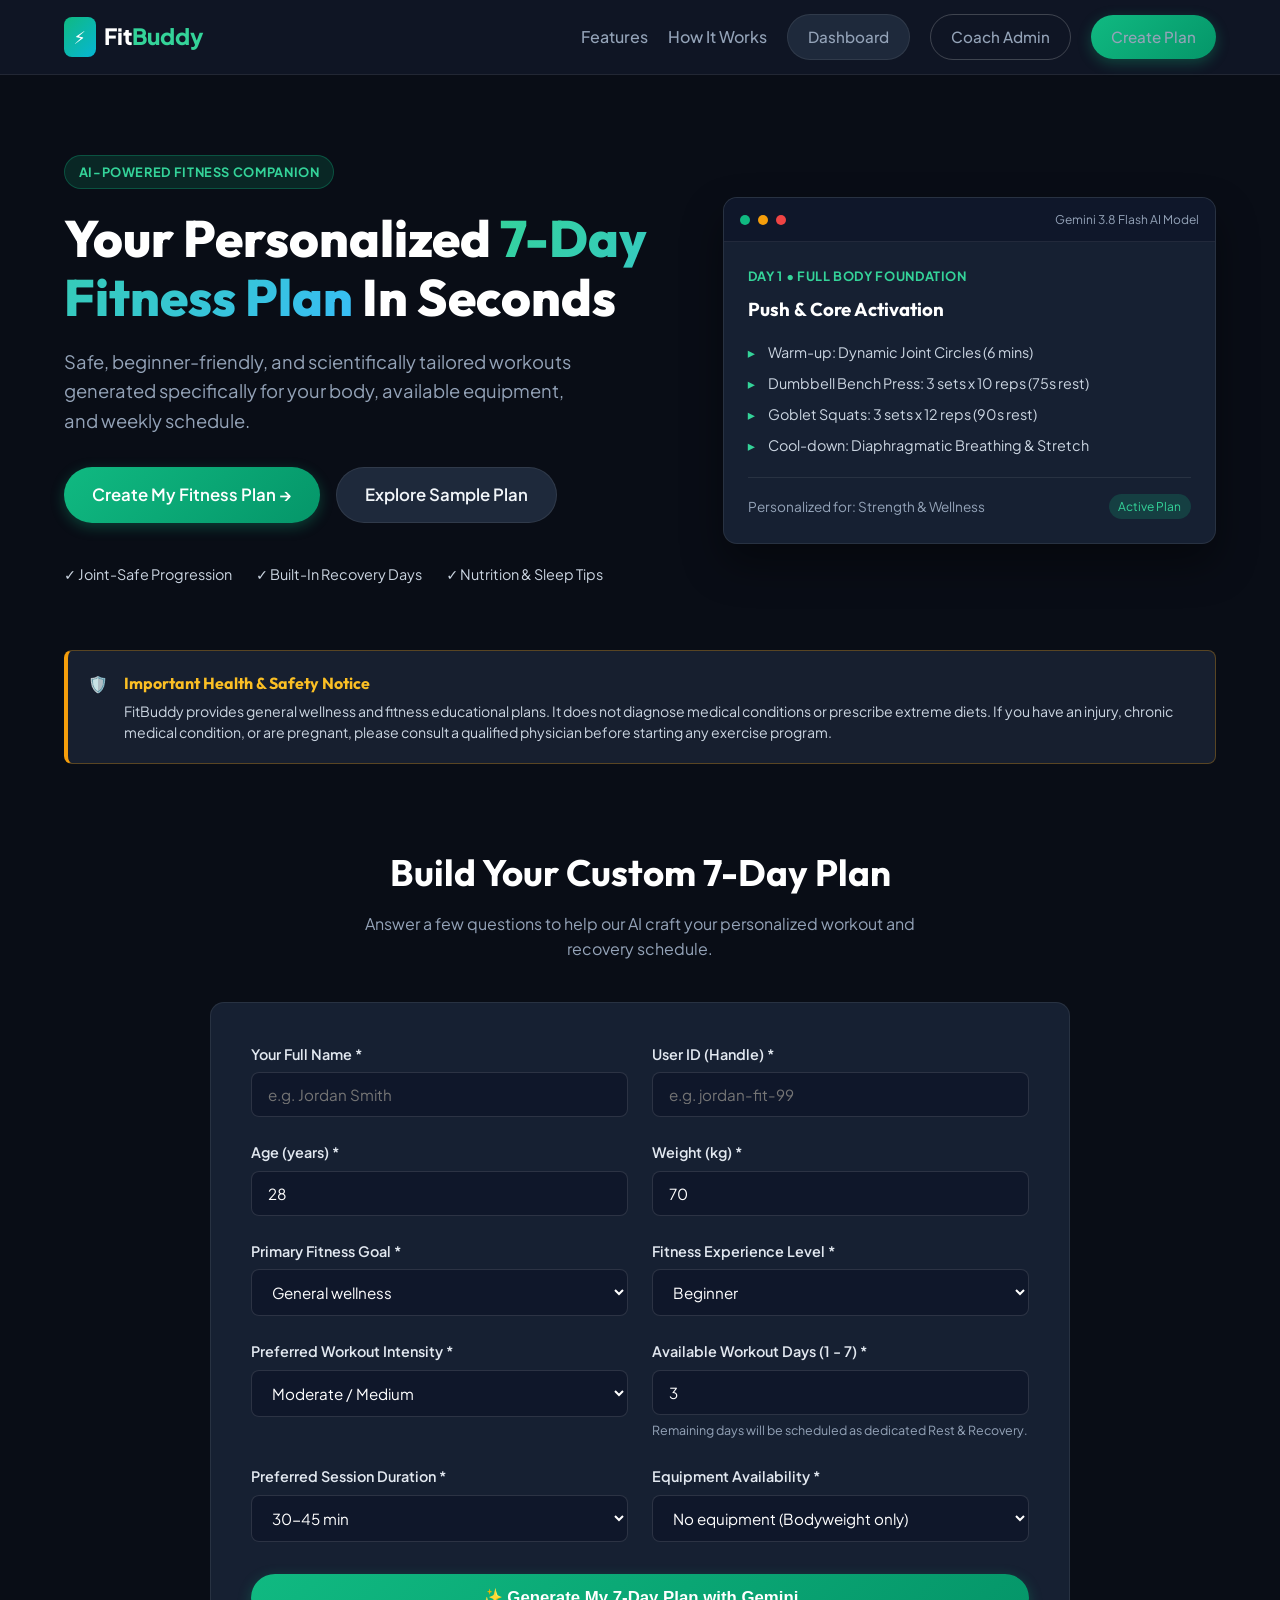
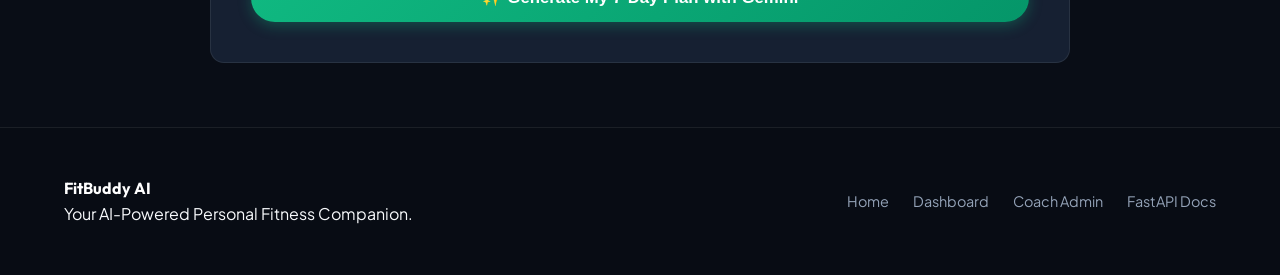
<file: templates/index.html>
<!DOCTYPE html>
<html lang="en">
<head>
  <meta charset="UTF-8">
  <meta name="viewport" content="width=device-width, initial-scale=1.0">
  <title>FITBUDDY – AI Fitness Plan Generator</title>
  <link rel="stylesheet" href="/static/css/style.css">
  <link rel="preconnect" href="https://fonts.googleapis.com">
  <link rel="preconnect" href="https://fonts.gstatic.com" crossorigin>
  <link href="https://fonts.googleapis.com/css2?family=Outfit:wght@400;600;700;800&family=Plus+Jakarta+Sans:wght@400;500;600;700&display=swap" rel="stylesheet">
</head>
<body>
  <!-- Header / Navigation -->
  <header class="navbar">
    <div class="nav-container">
      <a href="/" class="brand">
        <span class="brand-icon">⚡</span>
        <span class="brand-text">Fit<span class="highlight">Buddy</span></span>
      </a>
      <nav class="nav-links">
        <a href="#features">Features</a>
        <a href="#how-it-works">How It Works</a>
        <a href="/dashboard" class="btn btn-secondary">Dashboard</a>
        <a href="/admin" class="btn btn-outline">Coach Admin</a>
        <a href="#plan-form" class="btn btn-primary">Create Plan</a>
      </nav>
    </div>
  </header>

  <!-- Hero Section -->
  <section class="hero-section">
    <div class="container hero-grid">
      <div class="hero-content">
        <div class="badge">AI-POWERED FITNESS COMPANION</div>
        <h1 class="hero-title">Your Personalized <span class="gradient-text">7-Day Fitness Plan</span> In Seconds</h1>
        <p class="hero-subtitle">
          Safe, beginner-friendly, and scientifically tailored workouts generated specifically for your body, available equipment, and weekly schedule.
        </p>
        <div class="hero-actions">
          <a href="#plan-form" class="btn btn-primary btn-lg">Create My Fitness Plan →</a>
          <a href="/dashboard" class="btn btn-secondary btn-lg">Explore Sample Plan</a>
        </div>
        <div class="trust-bar">
          <div class="trust-item">✓ Joint-Safe Progression</div>
          <div class="trust-item">✓ Built-In Recovery Days</div>
          <div class="trust-item">✓ Nutrition & Sleep Tips</div>
        </div>
      </div>
      <div class="hero-visual">
        <div class="preview-card">
          <div class="card-header">
            <span class="dot green"></span><span class="dot yellow"></span><span class="dot red"></span>
            <span class="card-tag">Gemini 3.8 Flash AI Model</span>
          </div>
          <div class="preview-content">
            <div class="day-chip">DAY 1 • FULL BODY FOUNDATION</div>
            <h3>Push & Core Activation</h3>
            <ul class="preview-list">
              <li>Warm-up: Dynamic Joint Circles (6 mins)</li>
              <li>Dumbbell Bench Press: 3 sets x 10 reps (75s rest)</li>
              <li>Goblet Squats: 3 sets x 12 reps (90s rest)</li>
              <li>Cool-down: Diaphragmatic Breathing & Stretch</li>
            </ul>
            <div class="preview-footer">
              <span>Personalized for: Strength & Wellness</span>
              <span class="status-pill">Active Plan</span>
            </div>
          </div>
        </div>
      </div>
    </div>
  </section>

  <!-- Safety Banner -->
  <section class="safety-banner">
    <div class="container">
      <div class="safety-box">
        <div class="safety-icon">🛡️</div>
        <div>
          <h4>Important Health & Safety Notice</h4>
          <p>FitBuddy provides general wellness and fitness educational plans. It does not diagnose medical conditions or prescribe extreme diets. If you have an injury, chronic medical condition, or are pregnant, please consult a qualified physician before starting any exercise program.</p>
        </div>
      </div>
    </div>
  </section>

  <!-- Fitness Plan Questionnaire Form -->
  <section id="plan-form" class="form-section">
    <div class="container">
      <div class="section-header text-center">
        <h2>Build Your Custom 7-Day Plan</h2>
        <p>Answer a few questions to help our AI craft your personalized workout and recovery schedule.</p>
      </div>

      <form id="fitness-form" class="form-card" method="POST" action="/generate-workout">
        <div class="form-grid">
          <!-- User ID & Name -->
          <div class="form-group">
            <label for="name">Your Full Name *</label>
            <input type="text" id="name" name="name" placeholder="e.g. Jordan Smith" required>
          </div>

          <div class="form-group">
            <label for="user_id">User ID (Handle) *</label>
            <input type="text" id="user_id" name="user_id" placeholder="e.g. jordan-fit-99" required>
          </div>

          <!-- Age & Weight -->
          <div class="form-group">
            <label for="age">Age (years) *</label>
            <input type="number" id="age" name="age" min="14" max="100" value="28" required>
          </div>

          <div class="form-group">
            <label for="weight">Weight (kg) *</label>
            <input type="number" id="weight" name="weight" min="30" max="250" value="70" required>
          </div>

          <!-- Goal -->
          <div class="form-group">
            <label for="goal">Primary Fitness Goal *</label>
            <select id="goal" name="goal" required>
              <option value="General wellness">General wellness</option>
              <option value="Weight management">Weight management</option>
              <option value="Strength">Strength</option>
              <option value="Muscle building">Muscle building</option>
              <option value="Flexibility">Flexibility</option>
              <option value="Endurance">Endurance</option>
            </select>
          </div>

          <!-- Experience -->
          <div class="form-group">
            <label for="experience">Fitness Experience Level *</label>
            <select id="experience" name="experience" required>
              <option value="Beginner">Beginner</option>
              <option value="Intermediate">Intermediate</option>
              <option value="Advanced">Advanced</option>
            </select>
          </div>

          <!-- Intensity -->
          <div class="form-group">
            <label for="intensity">Preferred Workout Intensity *</label>
            <select id="intensity" name="intensity" required>
              <option value="Beginner / Low">Beginner / Low</option>
              <option value="Moderate / Medium" selected>Moderate / Medium</option>
              <option value="Advanced / High">Advanced / High</option>
            </select>
          </div>

          <!-- Workout Days -->
          <div class="form-group">
            <label for="workout_days">Available Workout Days (1 - 7) *</label>
            <input type="number" id="workout_days" name="workout_days" min="1" max="7" value="3" required>
            <small class="hint">Remaining days will be scheduled as dedicated Rest & Recovery.</small>
          </div>

          <!-- Duration -->
          <div class="form-group">
            <label for="workout_duration">Preferred Session Duration *</label>
            <select id="workout_duration" name="workout_duration" required>
              <option value="15-30 min">15-30 min</option>
              <option value="30-45 min" selected>30-45 min</option>
              <option value="45-60 min">45-60 min</option>
              <option value="60+ min">60+ min</option>
            </select>
          </div>

          <!-- Equipment -->
          <div class="form-group">
            <label for="equipment">Equipment Availability *</label>
            <select id="equipment" name="equipment" required>
              <option value="No equipment">No equipment (Bodyweight only)</option>
              <option value="Home equipment">Home equipment (Dumbbells / Bands)</option>
              <option value="Gym equipment">Gym equipment (Full Gym Access)</option>
            </select>
          </div>
        </div>

        <div class="form-footer">
          <button type="submit" id="submit-btn" class="btn btn-primary btn-block btn-lg">
            ✨ Generate My 7-Day Plan with Gemini
          </button>
          <div id="loading-spinner" class="spinner-container hidden">
            <div class="spinner"></div>
            <p>FitBuddy AI is crafting your science-backed 7-day workout plan...</p>
          </div>
        </div>
      </form>
    </div>
  </section>

  <!-- Footer -->
  <footer class="footer">
    <div class="container footer-content">
      <div>
        <h4>FitBuddy AI</h4>
        <p>Your AI-Powered Personal Fitness Companion.</p>
      </div>
      <div class="footer-links">
        <a href="/">Home</a>
        <a href="/dashboard">Dashboard</a>
        <a href="/admin">Coach Admin</a>
        <a href="/docs">FastAPI Docs</a>
      </div>
    </div>
  </footer>

  <script src="/static/js/script.js"></script>
</body>
</html>
</file>
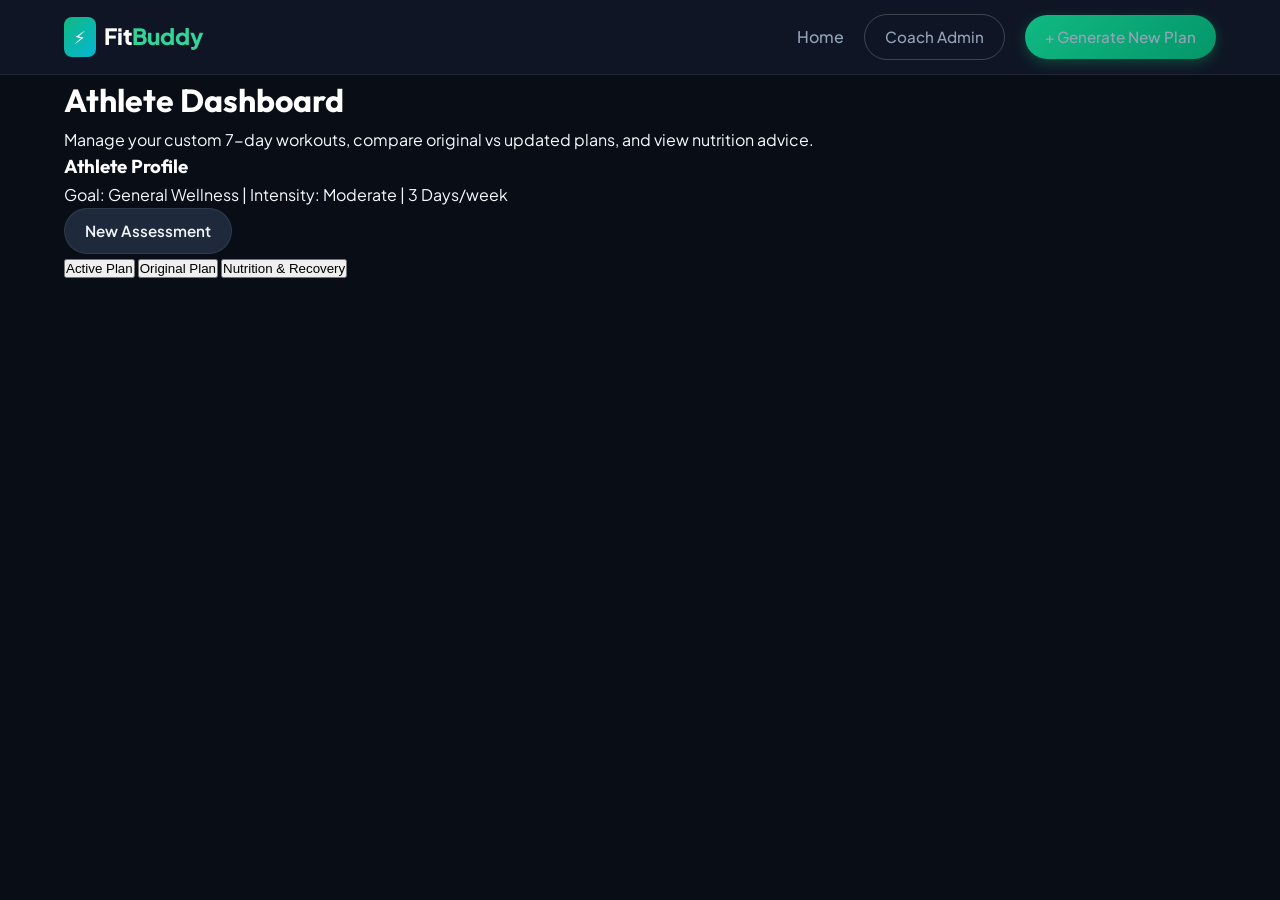
<file: templates/dashboard.html>
<!DOCTYPE html>
<html lang="en">
<head>
  <meta charset="UTF-8">
  <meta name="viewport" content="width=device-width, initial-scale=1.0">
  <title>User Dashboard | FitBuddy</title>
  <link rel="stylesheet" href="/static/css/style.css">
  <link rel="preconnect" href="https://fonts.googleapis.com">
  <link rel="preconnect" href="https://fonts.gstatic.com" crossorigin>
  <link href="https://fonts.googleapis.com/css2?family=Outfit:wght@400;600;700;800&family=Plus+Jakarta+Sans:wght@400;500;600;700&display=swap" rel="stylesheet">
</head>
<body class="dashboard-page">
  <header class="navbar">
    <div class="nav-container">
      <a href="/" class="brand">
        <span class="brand-icon">⚡</span>
        <span class="brand-text">Fit<span class="highlight">Buddy</span></span>
      </a>
      <nav class="nav-links">
        <a href="/">Home</a>
        <a href="/admin" class="btn btn-outline">Coach Admin</a>
        <a href="/#plan-form" class="btn btn-primary">+ Generate New Plan</a>
      </nav>
    </div>
  </header>

  <main class="container main-content">
    <div class="dashboard-banner">
      <h1 id="welcome-msg">Athlete Dashboard</h1>
      <p>Manage your custom 7-day workouts, compare original vs updated plans, and view nutrition advice.</p>
    </div>

    <!-- User switcher & Profile summary -->
    <div class="profile-card">
      <div class="profile-details">
        <h3 id="dash-name">Athlete Profile</h3>
        <p id="dash-meta">Goal: General Wellness | Intensity: Moderate | 3 Days/week</p>
      </div>
      <div class="dash-actions">
        <a href="/" class="btn btn-secondary">New Assessment</a>
      </div>
    </div>

    <!-- Active Plan Section -->
    <div id="plan-container">
      <div class="tabs-header">
        <button id="tab-current" class="tab-btn active" onclick="switchDashboardTab('current')">Active Plan</button>
        <button id="tab-original" class="tab-btn" onclick="switchDashboardTab('original')">Original Plan</button>
        <button id="tab-nutrition" class="tab-btn" onclick="switchDashboardTab('nutrition')">Nutrition & Recovery</button>
      </div>

      <div id="tab-content-area" class="tab-body mt-4">
        <!-- Rendered via JS -->
      </div>
    </div>
  </main>

  <script src="/static/js/script.js"></script>
</body>
</html>
</file>
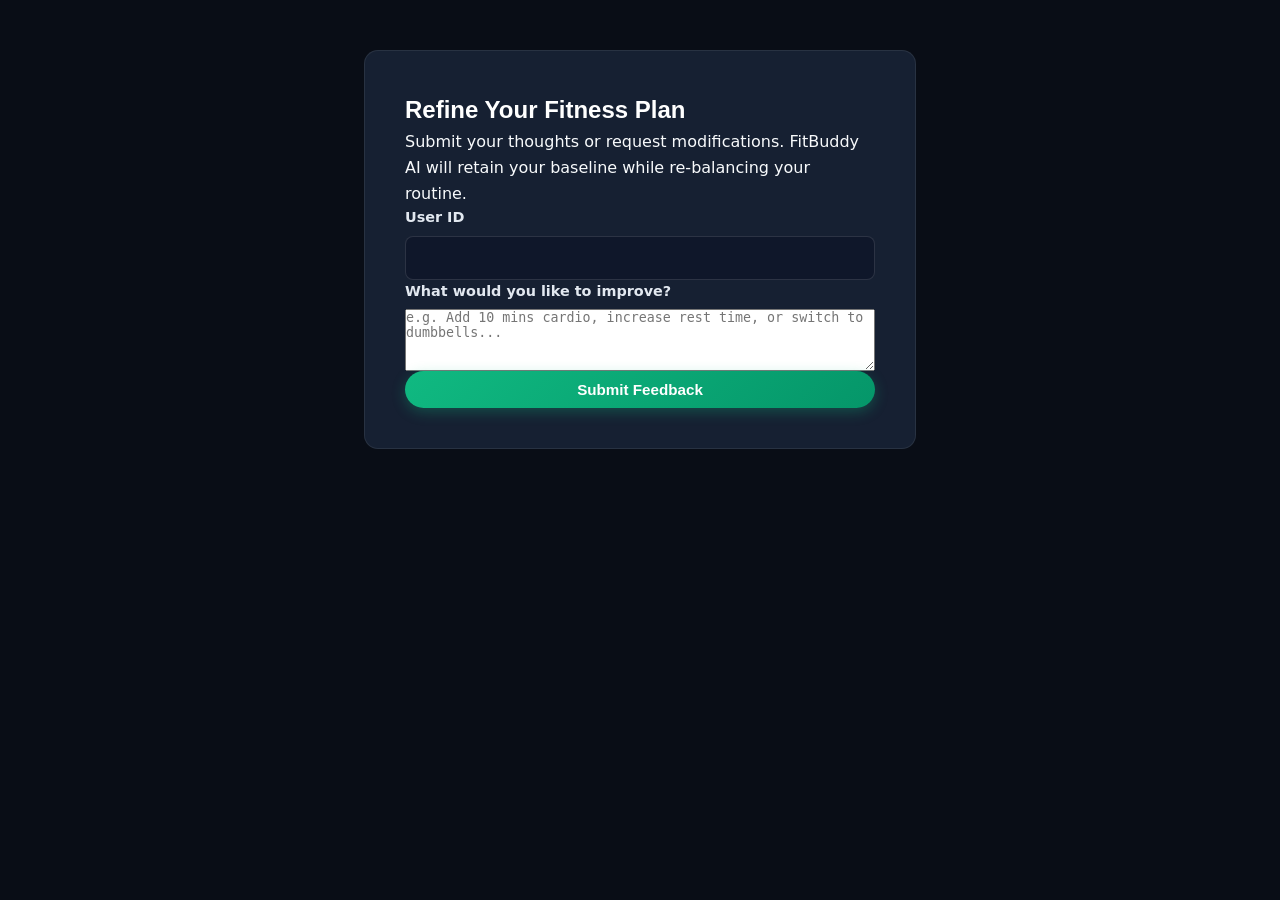
<file: templates/feedback.html>
<!DOCTYPE html>
<html lang="en">
<head>
  <meta charset="UTF-8">
  <meta name="viewport" content="width=device-width, initial-scale=1.0">
  <title>Refine Plan | FitBuddy AI</title>
  <link rel="stylesheet" href="/static/css/style.css">
</head>
<body class="dashboard-page">
  <div class="container" style="max-width: 600px; margin-top: 50px;">
    <div class="form-card">
      <h2>Refine Your Fitness Plan</h2>
      <p>Submit your thoughts or request modifications. FitBuddy AI will retain your baseline while re-balancing your routine.</p>
      <form id="standalone-feedback-form" action="/submit-feedback" method="POST">
        <div class="form-group">
          <label for="feedback-uid">User ID</label>
          <input type="text" id="feedback-uid" name="user_id" required>
        </div>
        <div class="form-group">
          <label for="feedback-content">What would you like to improve?</label>
          <textarea id="feedback-content" name="feedback" rows="4" placeholder="e.g. Add 10 mins cardio, increase rest time, or switch to dumbbells..." required></textarea>
        </div>
        <button type="submit" class="btn btn-primary btn-block">Submit Feedback</button>
      </form>
    </div>
  </div>
</body>
</html>
</file>
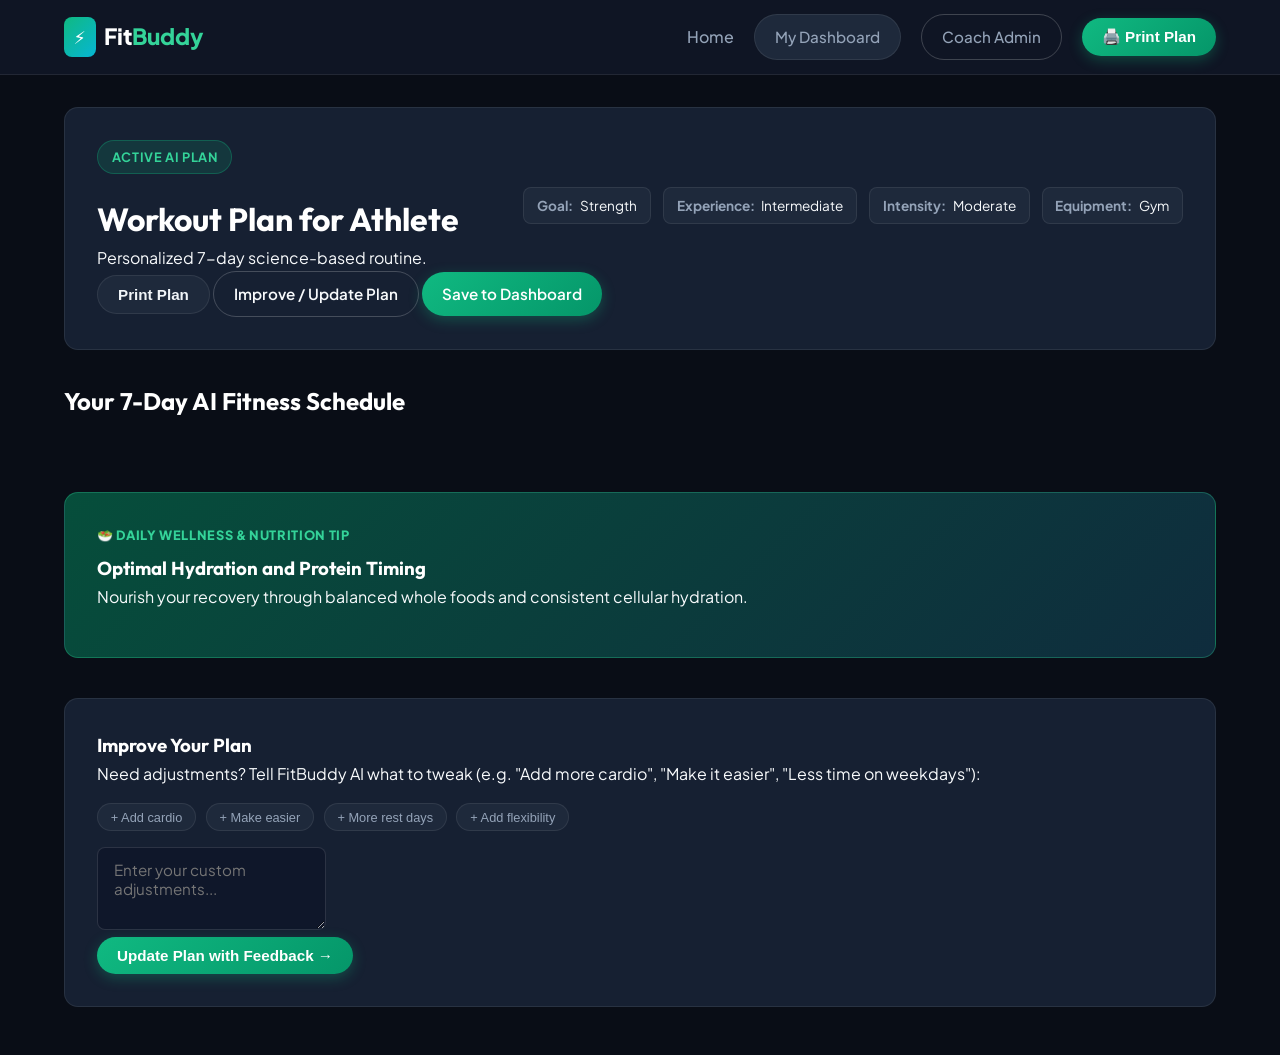
<file: templates/result.html>
<!DOCTYPE html>
<html lang="en">
<head>
  <meta charset="UTF-8">
  <meta name="viewport" content="width=device-width, initial-scale=1.0">
  <title>Your 7-Day AI Fitness Plan | FitBuddy</title>
  <link rel="stylesheet" href="/static/css/style.css">
  <link rel="preconnect" href="https://fonts.googleapis.com">
  <link rel="preconnect" href="https://fonts.gstatic.com" crossorigin>
  <link href="https://fonts.googleapis.com/css2?family=Outfit:wght@400;600;700;800&family=Plus+Jakarta+Sans:wght@400;500;600;700&display=swap" rel="stylesheet">
</head>
<body class="dashboard-page">
  <header class="navbar no-print">
    <div class="nav-container">
      <a href="/" class="brand">
        <span class="brand-icon">⚡</span>
        <span class="brand-text">Fit<span class="highlight">Buddy</span></span>
      </a>
      <nav class="nav-links">
        <a href="/">Home</a>
        <a href="/dashboard" class="btn btn-secondary">My Dashboard</a>
        <a href="/admin" class="btn btn-outline">Coach Admin</a>
        <button onclick="window.print()" class="btn btn-primary">🖨️ Print Plan</button>
      </nav>
    </div>
  </header>

  <main class="container main-content">
    <!-- User Profile Header Summary -->
    <div class="result-header-card">
      <div class="user-meta-row">
        <div>
          <span class="badge">ACTIVE AI PLAN</span>
          <h1 id="user-display-name">Workout Plan for Athlete</h1>
          <p id="plan-summary-text" class="subtext">Personalized 7-day science-based routine.</p>
        </div>
        <div class="user-stats-chips">
          <div class="chip"><strong>Goal:</strong> <span id="chip-goal">Strength</span></div>
          <div class="chip"><strong>Experience:</strong> <span id="chip-exp">Intermediate</span></div>
          <div class="chip"><strong>Intensity:</strong> <span id="chip-intensity">Moderate</span></div>
          <div class="chip"><strong>Equipment:</strong> <span id="chip-equipment">Gym</span></div>
        </div>
      </div>

      <div class="action-toolbar no-print">
        <button onclick="window.print()" class="btn btn-secondary">Print Plan</button>
        <a href="#feedback-section" class="btn btn-outline">Improve / Update Plan</a>
        <a href="/dashboard" class="btn btn-primary">Save to Dashboard</a>
      </div>
    </div>

    <!-- 7-Day Workout Cards Container -->
    <section class="workout-days-container">
      <h2 class="section-title">Your 7-Day AI Fitness Schedule</h2>
      <div id="workout-cards-grid" class="cards-grid">
        <!-- Rendered dynamically via JavaScript or Jinja2 -->
      </div>
    </section>

    <!-- Nutrition & Recovery Tip Section -->
    <section class="nutrition-tip-card">
      <div class="tip-badge">🥗 DAILY WELLNESS & NUTRITION TIP</div>
      <h3 id="tip-title">Optimal Hydration and Protein Timing</h3>
      <p id="tip-content">Nourish your recovery through balanced whole foods and consistent cellular hydration.</p>
      <ul id="tip-bullets" class="tip-list">
        <!-- Dynamically populated -->
      </ul>
    </section>

    <!-- Plan Improvement / Feedback Form -->
    <section id="feedback-section" class="feedback-card no-print">
      <h3>Improve Your Plan</h3>
      <p>Need adjustments? Tell FitBuddy AI what to tweak (e.g. "Add more cardio", "Make it easier", "Less time on weekdays"):</p>
      
      <div class="quick-chips">
        <button type="button" class="tag-pill" onclick="setFeedbackText('Add 10 minutes of low-impact cardio to workouts')">+ Add cardio</button>
        <button type="button" class="tag-pill" onclick="setFeedbackText('Make workouts slightly easier with more rest')">+ Make easier</button>
        <button type="button" class="tag-pill" onclick="setFeedbackText('Include an extra dedicated recovery rest day')">+ More rest days</button>
        <button type="button" class="tag-pill" onclick="setFeedbackText('Add mobility and flexibility exercises')">+ Add flexibility</button>
      </div>

      <form id="feedback-form" class="mt-4">
        <input type="hidden" id="feedback-user-id" name="user_id" value="">
        <textarea id="feedback-input" class="textarea-field" rows="3" placeholder="Enter your custom adjustments..." required></textarea>
        <div class="mt-3">
          <button type="submit" id="feedback-submit-btn" class="btn btn-primary">Update Plan with Feedback →</button>
        </div>
      </form>
      <div id="feedback-status" class="alert-box hidden"></div>
    </section>
  </main>

  <script src="/static/js/script.js"></script>
</body>
</html>
</file>
<file: static/css/style.css>
:root {
  --bg-primary: #090d16;
  --bg-surface: #111827;
  --bg-card: #162032;
  --bg-card-subtle: #1e293b;
  --text-main: #f8fafc;
  --text-muted: #94a3b8;
  --emerald-500: #10b981;
  --emerald-600: #059669;
  --emerald-400: #34d399;
  --border-color: rgba(255, 255, 255, 0.08);
  --border-highlight: rgba(16, 185, 129, 0.3);
  --radius: 14px;
}

* {
  box-sizing: border-box;
  margin: 0;
  padding: 0;
}

body {
  background-color: var(--bg-primary);
  color: var(--text-main);
  font-family: 'Plus Jakarta Sans', system-ui, sans-serif;
  line-height: 1.6;
}

h1, h2, h3, h4, h5, h6 {
  font-family: 'Outfit', sans-serif;
  color: #ffffff;
}

.container {
  max-width: 1200px;
  margin: 0 auto;
  padding: 0 1.5rem;
}

/* Navbar */
.navbar {
  background: rgba(17, 24, 39, 0.85);
  backdrop-filter: blur(12px);
  border-bottom: 1px solid var(--border-color);
  position: sticky;
  top: 0;
  z-index: 100;
  padding: 0.875rem 0;
}

.nav-container {
  max-width: 1200px;
  margin: 0 auto;
  padding: 0 1.5rem;
  display: flex;
  justify-content: space-between;
  align-items: center;
}

.brand {
  display: flex;
  align-items: center;
  gap: 0.5rem;
  text-decoration: none;
  font-size: 1.4rem;
  font-weight: 800;
  color: #ffffff;
}

.brand-icon {
  background: linear-gradient(135deg, #10b981, #06b6d4);
  padding: 0.35rem 0.6rem;
  border-radius: 8px;
  font-size: 1.1rem;
}

.highlight {
  color: var(--emerald-400);
}

.nav-links {
  display: flex;
  align-items: center;
  gap: 1.25rem;
}

.nav-links a {
  color: var(--text-muted);
  text-decoration: none;
  font-weight: 500;
  transition: color 0.2s;
}

.nav-links a:hover {
  color: #ffffff;
}

/* Buttons */
.btn {
  display: inline-flex;
  align-items: center;
  justify-content: center;
  gap: 0.5rem;
  padding: 0.625rem 1.25rem;
  border-radius: 9999px;
  font-weight: 600;
  font-size: 0.95rem;
  cursor: pointer;
  text-decoration: none;
  border: none;
  transition: all 0.2s ease;
}

.btn-primary {
  background: linear-gradient(135deg, #10b981, #059669);
  color: #ffffff;
  box-shadow: 0 4px 14px rgba(16, 185, 129, 0.3);
}

.btn-primary:hover {
  background: linear-gradient(135deg, #059669, #047857);
  transform: translateY(-1px);
}

.btn-secondary {
  background: #1e293b;
  color: #f1f5f9;
  border: 1px solid var(--border-color);
}

.btn-secondary:hover {
  background: #334155;
}

.btn-outline {
  background: transparent;
  color: var(--text-main);
  border: 1px solid rgba(255, 255, 255, 0.2);
}

.btn-outline:hover {
  border-color: var(--emerald-400);
  color: var(--emerald-400);
}

.btn-lg {
  padding: 0.85rem 1.75rem;
  font-size: 1.05rem;
}

.btn-block {
  width: 100%;
}

/* Hero Section */
.hero-section {
  padding: 5rem 0 3rem;
  position: relative;
}

.hero-grid {
  display: grid;
  grid-template-columns: 1.1fr 0.9fr;
  gap: 3.5rem;
  align-items: center;
}

.badge {
  display: inline-block;
  background: rgba(16, 185, 129, 0.15);
  color: var(--emerald-400);
  border: 1px solid rgba(16, 185, 129, 0.3);
  padding: 0.35rem 0.85rem;
  border-radius: 9999px;
  font-size: 0.8rem;
  font-weight: 700;
  letter-spacing: 0.05em;
  margin-bottom: 1.25rem;
}

.hero-title {
  font-size: 3.2rem;
  line-height: 1.15;
  font-weight: 800;
  margin-bottom: 1.25rem;
}

.gradient-text {
  background: linear-gradient(135deg, #34d399, #38bdf8);
  -webkit-background-clip: text;
  -webkit-text-fill-color: transparent;
}

.hero-subtitle {
  color: var(--text-muted);
  font-size: 1.15rem;
  margin-bottom: 2rem;
  max-width: 520px;
}

.hero-actions {
  display: flex;
  gap: 1rem;
  margin-bottom: 2.5rem;
  flex-wrap: wrap;
}

.trust-bar {
  display: flex;
  gap: 1.5rem;
  flex-wrap: wrap;
  font-size: 0.9rem;
  color: #cbd5e1;
}

.preview-card {
  background: var(--bg-card);
  border: 1px solid var(--border-color);
  border-radius: var(--radius);
  overflow: hidden;
  box-shadow: 0 20px 40px rgba(0, 0, 0, 0.4);
}

.card-header {
  background: #0f172a;
  padding: 0.75rem 1rem;
  display: flex;
  align-items: center;
  gap: 0.5rem;
  border-bottom: 1px solid var(--border-color);
}

.dot {
  width: 10px;
  height: 10px;
  border-radius: 50%;
}
.dot.green { background: #10b981; }
.dot.yellow { background: #f59e0b; }
.dot.red { background: #ef4444; }

.card-tag {
  margin-left: auto;
  font-size: 0.75rem;
  color: var(--text-muted);
}

.preview-content {
  padding: 1.5rem;
}

.day-chip {
  color: var(--emerald-400);
  font-weight: 700;
  font-size: 0.8rem;
  letter-spacing: 0.05em;
  margin-bottom: 0.5rem;
}

.preview-list {
  list-style: none;
  margin: 1rem 0;
  display: flex;
  flex-direction: column;
  gap: 0.5rem;
  font-size: 0.9rem;
  color: #cbd5e1;
}

.preview-list li {
  padding-left: 1.25rem;
  position: relative;
}

.preview-list li::before {
  content: '▸';
  color: var(--emerald-400);
  position: absolute;
  left: 0;
}

.preview-footer {
  display: flex;
  justify-content: space-between;
  align-items: center;
  margin-top: 1.25rem;
  padding-top: 1rem;
  border-top: 1px solid var(--border-color);
  font-size: 0.85rem;
  color: var(--text-muted);
}

.status-pill {
  background: rgba(16, 185, 129, 0.2);
  color: var(--emerald-400);
  padding: 0.2rem 0.6rem;
  border-radius: 9999px;
  font-size: 0.75rem;
}

/* Safety banner */
.safety-banner {
  padding: 1rem 0;
}

.safety-box {
  background: rgba(30, 41, 59, 0.7);
  border: 1px solid rgba(245, 158, 11, 0.3);
  border-left: 4px solid #f59e0b;
  border-radius: 8px;
  padding: 1.25rem;
  display: flex;
  gap: 1rem;
  align-items: flex-start;
}

.safety-box h4 {
  color: #fbbf24;
  margin-bottom: 0.25rem;
  font-size: 1rem;
}

.safety-box p {
  color: #cbd5e1;
  font-size: 0.88rem;
  line-height: 1.5;
}

/* Questionnaire Form */
.form-section {
  padding: 4rem 0;
}

.text-center {
  text-align: center;
}

.section-header h2 {
  font-size: 2.3rem;
  margin-bottom: 0.5rem;
}

.section-header p {
  color: var(--text-muted);
  max-width: 600px;
  margin: 0 auto 2.5rem;
}

.form-card {
  background: var(--bg-card);
  border: 1px solid var(--border-color);
  border-radius: var(--radius);
  padding: 2.5rem;
  max-width: 860px;
  margin: 0 auto;
}

.form-grid {
  display: grid;
  grid-template-columns: 1fr 1fr;
  gap: 1.5rem;
}

.form-group {
  display: flex;
  flex-direction: column;
  gap: 0.4rem;
}

.form-group label {
  font-size: 0.9rem;
  font-weight: 600;
  color: #e2e8f0;
}

.form-group input,
.form-group select,
.textarea-field,
.search-input,
.filter-select {
  background: #0f172a;
  border: 1px solid rgba(255, 255, 255, 0.12);
  border-radius: 8px;
  padding: 0.75rem 1rem;
  color: #ffffff;
  font-family: inherit;
  font-size: 0.95rem;
  outline: none;
  transition: border-color 0.2s;
}

.form-group input:focus,
.form-group select:focus,
.textarea-field:focus {
  border-color: var(--emerald-400);
  box-shadow: 0 0 0 3px rgba(16, 185, 129, 0.15);
}

.hint {
  font-size: 0.78rem;
  color: var(--text-muted);
}

.form-footer {
  margin-top: 2rem;
  display: flex;
  flex-direction: column;
  align-items: center;
  gap: 1rem;
}

/* Spinner */
.spinner-container {
  display: flex;
  align-items: center;
  gap: 1rem;
  color: var(--emerald-400);
}

.spinner {
  width: 28px;
  height: 28px;
  border: 3px solid rgba(16, 185, 129, 0.2);
  border-top-color: var(--emerald-400);
  border-radius: 50%;
  animation: spin 0.8s linear infinite;
}

@keyframes spin {
  to { transform: rotate(360deg); }
}

.hidden {
  display: none !important;
}

/* Workout Cards Grid */
.cards-grid {
  display: grid;
  grid-template-columns: repeat(auto-fill, minmax(320px, 1fr));
  gap: 1.5rem;
  margin: 2rem 0;
}

.day-card {
  background: var(--bg-card);
  border: 1px solid var(--border-color);
  border-radius: var(--radius);
  padding: 1.5rem;
  display: flex;
  flex-direction: column;
  gap: 1rem;
  transition: transform 0.2s, border-color 0.2s;
}

.day-card:hover {
  transform: translateY(-2px);
  border-color: var(--border-highlight);
}

.day-card.rest-day {
  background: #0f1c24;
  border-color: rgba(56, 189, 248, 0.3);
}

.day-header {
  display: flex;
  justify-content: space-between;
  align-items: flex-start;
}

.day-title {
  font-size: 1.2rem;
  font-weight: 700;
}

.rest-tag {
  background: rgba(56, 189, 248, 0.2);
  color: #38bdf8;
  font-size: 0.75rem;
  font-weight: 700;
  padding: 0.2rem 0.6rem;
  border-radius: 9999px;
}

.exercise-item {
  background: rgba(255, 255, 255, 0.03);
  border: 1px solid rgba(255, 255, 255, 0.05);
  border-radius: 8px;
  padding: 0.75rem;
}

.exercise-title {
  font-weight: 600;
  color: #ffffff;
  display: flex;
  justify-content: space-between;
}

.exercise-meta {
  color: var(--emerald-400);
  font-size: 0.85rem;
  margin: 0.25rem 0;
}

.exercise-cues {
  font-size: 0.8rem;
  color: var(--text-muted);
}

/* Result / Header Card */
.result-header-card {
  background: var(--bg-card);
  border: 1px solid var(--border-color);
  border-radius: var(--radius);
  padding: 2rem;
  margin: 2rem 0;
}

.user-meta-row {
  display: flex;
  justify-content: space-between;
  align-items: center;
  flex-wrap: wrap;
  gap: 1.5rem;
}

.user-stats-chips {
  display: flex;
  gap: 0.75rem;
  flex-wrap: wrap;
}

.chip {
  background: var(--bg-card-subtle);
  border: 1px solid var(--border-color);
  padding: 0.4rem 0.8rem;
  border-radius: 8px;
  font-size: 0.85rem;
}

.chip strong {
  color: var(--text-muted);
  margin-right: 0.3rem;
}

/* Nutrition Tip Card */
.nutrition-tip-card {
  background: linear-gradient(135deg, #064e3b, #0f2c3d);
  border: 1px solid rgba(52, 211, 153, 0.3);
  border-radius: var(--radius);
  padding: 2rem;
  margin: 2.5rem 0;
}

.tip-badge {
  color: var(--emerald-400);
  font-size: 0.8rem;
  font-weight: 800;
  letter-spacing: 0.05em;
  margin-bottom: 0.5rem;
}

.tip-list {
  margin-top: 1rem;
  display: grid;
  grid-template-columns: 1fr 1fr;
  gap: 0.75rem;
  list-style: none;
}

.tip-list li {
  padding-left: 1.5rem;
  position: relative;
  font-size: 0.9rem;
  color: #e2e8f0;
}

.tip-list li::before {
  content: '✓';
  color: var(--emerald-400);
  position: absolute;
  left: 0;
  font-weight: 800;
}

/* Feedback & Admin */
.feedback-card {
  background: var(--bg-card);
  border: 1px solid var(--border-color);
  border-radius: var(--radius);
  padding: 2rem;
  margin-bottom: 3rem;
}

.quick-chips {
  display: flex;
  gap: 0.6rem;
  flex-wrap: wrap;
  margin: 1rem 0;
}

.tag-pill {
  background: #1e293b;
  color: #94a3b8;
  border: 1px solid var(--border-color);
  padding: 0.35rem 0.8rem;
  border-radius: 9999px;
  font-size: 0.8rem;
  cursor: pointer;
  transition: all 0.2s;
}

.tag-pill:hover {
  background: var(--emerald-500);
  color: #ffffff;
  border-color: var(--emerald-500);
}

.table-card {
  background: var(--bg-card);
  border: 1px solid var(--border-color);
  border-radius: var(--radius);
  overflow-x: auto;
  margin-top: 1.5rem;
}

.data-table {
  width: 100%;
  border-collapse: collapse;
  text-align: left;
  font-size: 0.9rem;
}

.data-table th {
  background: #0f172a;
  padding: 1rem;
  color: var(--text-muted);
  font-weight: 600;
  border-bottom: 1px solid var(--border-color);
}

.data-table td {
  padding: 1rem;
  border-bottom: 1px solid rgba(255, 255, 255, 0.05);
}

/* Footer */
.footer {
  border-top: 1px solid var(--border-color);
  padding: 3rem 0;
  background: #080c14;
}

.footer-content {
  display: flex;
  justify-content: space-between;
  align-items: center;
  flex-wrap: wrap;
  gap: 1.5rem;
}

.footer-links {
  display: flex;
  gap: 1.5rem;
}

.footer-links a {
  color: var(--text-muted);
  text-decoration: none;
  font-size: 0.9rem;
}

.footer-links a:hover {
  color: #ffffff;
}

/* Responsive */
@media (max-width: 768px) {
  .hero-grid {
    grid-template-columns: 1fr;
  }
  .form-grid {
    grid-template-columns: 1fr;
  }
  .tip-list {
    grid-template-columns: 1fr;
  }
  .hero-title {
    font-size: 2.2rem;
  }
  .nav-links {
    display: none;
  }
}
</file>
